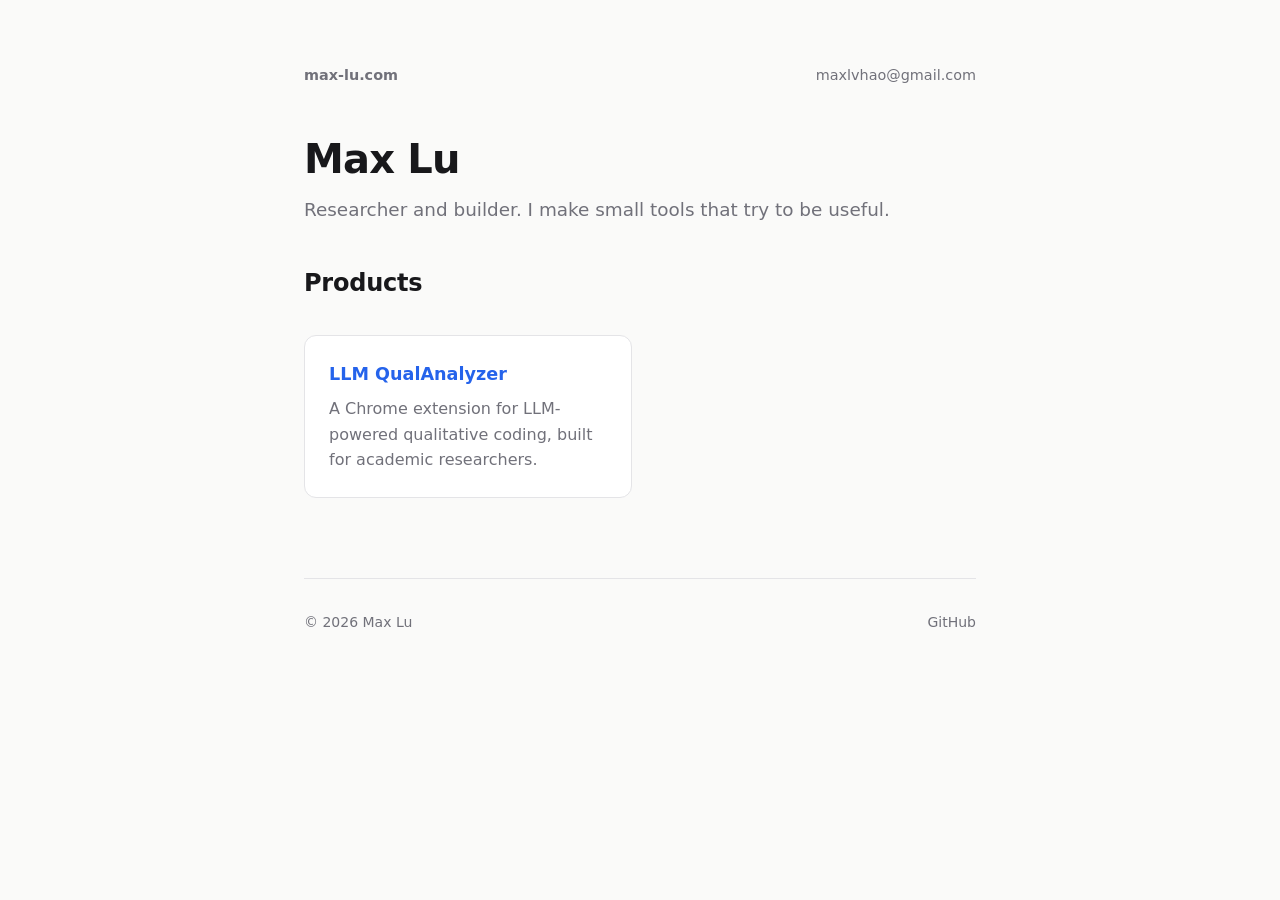
<file: index.html>
<!DOCTYPE html>
<html lang="en">
<head>
  <meta charset="UTF-8">
  <meta name="viewport" content="width=device-width, initial-scale=1.0">
  <title>Max Lu</title>
  <meta name="description" content="Tools and projects by Max Lu.">
  <link rel="stylesheet" href="/styles.css">
</head>
<body>
  <main class="container">
    <header>
      <nav>
        <span><strong>max-lu.com</strong></span>
        <span><a href="mailto:maxlvhao@gmail.com">maxlvhao@gmail.com</a></span>
      </nav>
    </header>

    <h1>Max Lu</h1>
    <p class="lead">Researcher and builder. I make small tools that try to be useful.</p>

    <h2>Products</h2>
    <div class="grid grid-2">
      <a href="/products/qualanalyzer/" class="card">
        <h3>LLM QualAnalyzer</h3>
        <p>A Chrome extension for LLM-powered qualitative coding, built for academic researchers.</p>
      </a>
    </div>

    <footer>
      <span>&copy; <span id="year"></span> Max Lu</span>
      <span><a href="https://github.com/maxlvhao">GitHub</a></span>
    </footer>
  </main>
  <script>document.getElementById('year').textContent = new Date().getFullYear();</script>
</body>
</html>
</file>
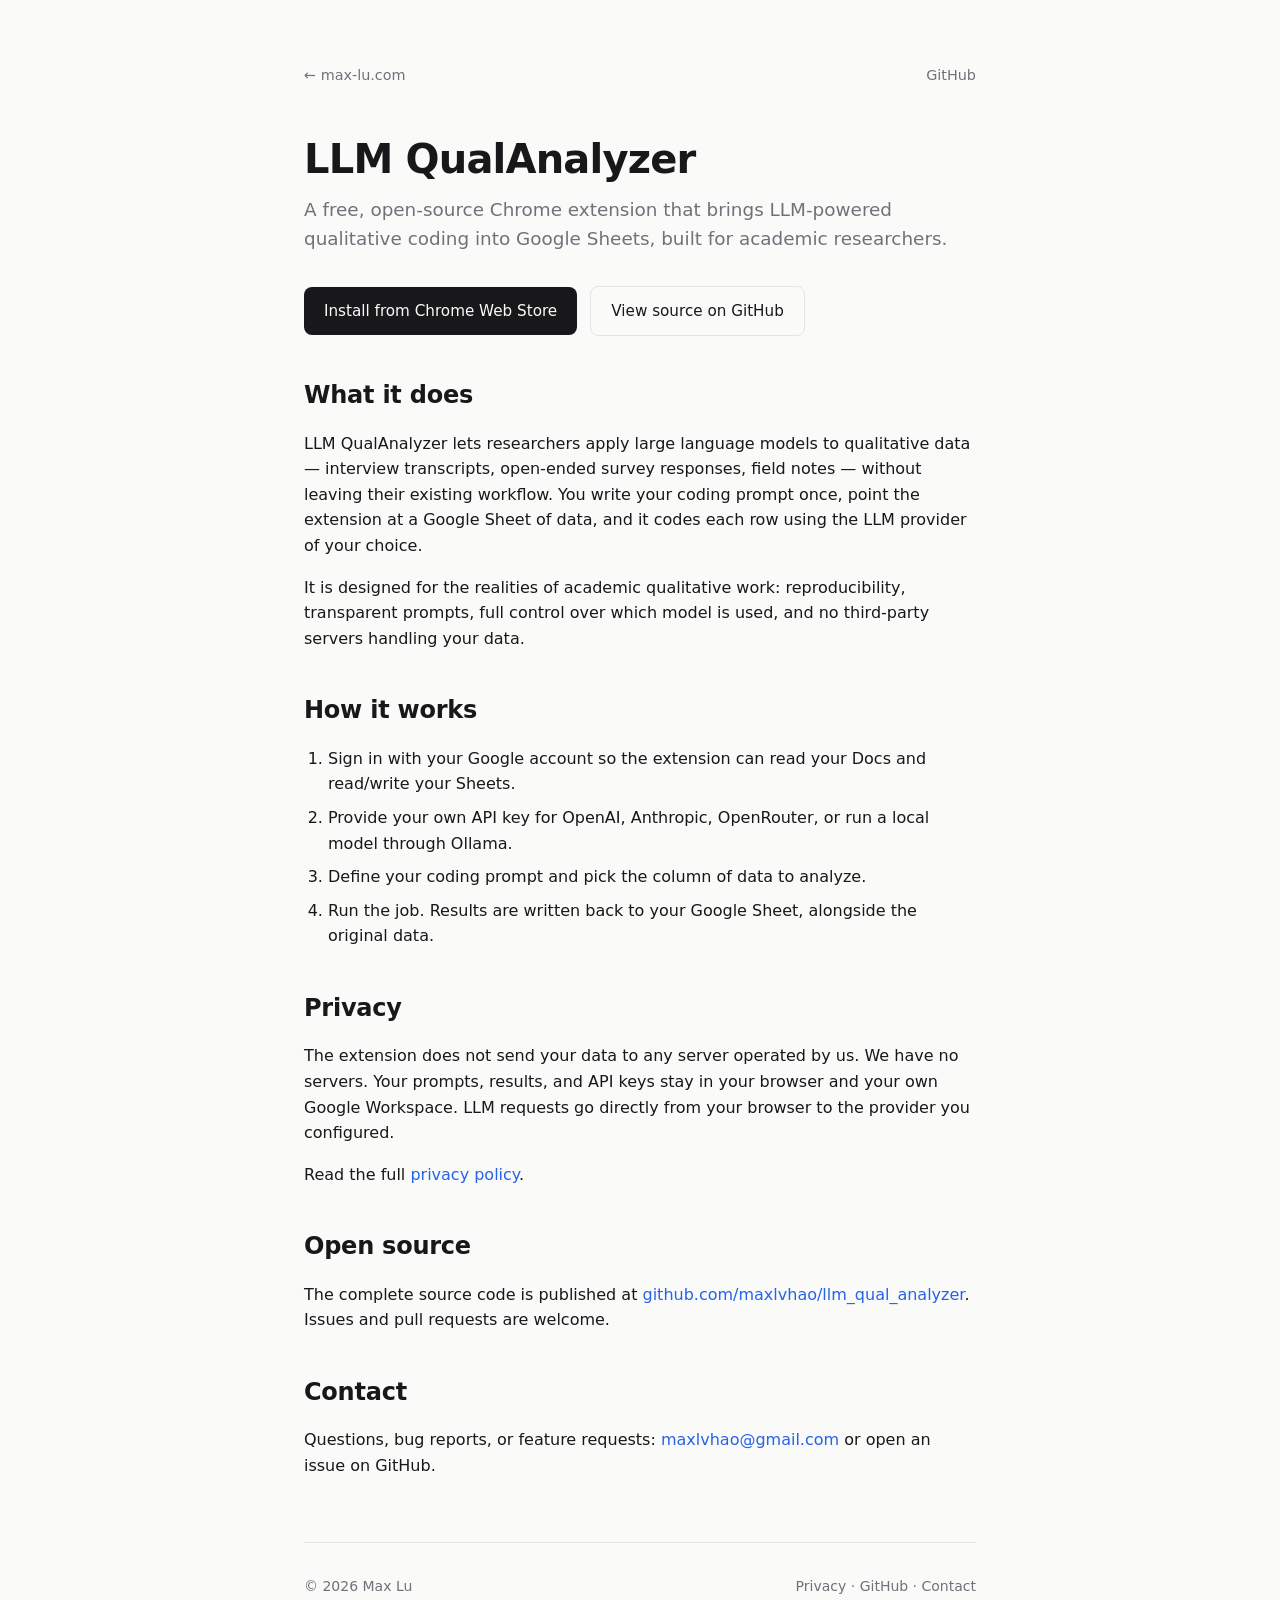
<file: products/qualanalyzer/index.html>
<!DOCTYPE html>
<html lang="en">
<head>
  <meta charset="UTF-8">
  <meta name="viewport" content="width=device-width, initial-scale=1.0">
  <title>LLM QualAnalyzer — Chrome extension for qualitative coding</title>
  <meta name="description" content="LLM QualAnalyzer is a free, open-source Chrome extension that helps academic researchers run LLM-powered qualitative coding directly inside Google Sheets.">
  <link rel="stylesheet" href="/styles.css">
</head>
<body>
  <main class="container">
    <header>
      <nav>
        <a href="/">&larr; max-lu.com</a>
        <span><a href="https://github.com/maxlvhao/llm_qual_analyzer">GitHub</a></span>
      </nav>
    </header>

    <h1>LLM QualAnalyzer</h1>
    <p class="lead">A free, open-source Chrome extension that brings LLM-powered qualitative coding into Google Sheets, built for academic researchers.</p>

    <div class="button-row">
      <a class="button" href="https://chromewebstore.google.com/detail/llm-qualanalyzer/ndadgbdohohicninakmhdnllknkbjggj">Install from Chrome Web Store</a>
      <a class="button button-secondary" href="https://github.com/maxlvhao/llm_qual_analyzer">View source on GitHub</a>
    </div>

    <h2>What it does</h2>
    <p>LLM QualAnalyzer lets researchers apply large language models to qualitative data — interview transcripts, open-ended survey responses, field notes — without leaving their existing workflow. You write your coding prompt once, point the extension at a Google Sheet of data, and it codes each row using the LLM provider of your choice.</p>

    <p>It is designed for the realities of academic qualitative work: reproducibility, transparent prompts, full control over which model is used, and no third-party servers handling your data.</p>

    <h2>How it works</h2>
    <ol>
      <li>Sign in with your Google account so the extension can read your Docs and read/write your Sheets.</li>
      <li>Provide your own API key for OpenAI, Anthropic, OpenRouter, or run a local model through Ollama.</li>
      <li>Define your coding prompt and pick the column of data to analyze.</li>
      <li>Run the job. Results are written back to your Google Sheet, alongside the original data.</li>
    </ol>

    <h2>Privacy</h2>
    <p>The extension does not send your data to any server operated by us. We have no servers. Your prompts, results, and API keys stay in your browser and your own Google Workspace. LLM requests go directly from your browser to the provider you configured.</p>
    <p>Read the full <a href="/products/qualanalyzer/privacy.html">privacy policy</a>.</p>

    <h2>Open source</h2>
    <p>The complete source code is published at <a href="https://github.com/maxlvhao/llm_qual_analyzer">github.com/maxlvhao/llm_qual_analyzer</a>. Issues and pull requests are welcome.</p>

    <h2>Contact</h2>
    <p>Questions, bug reports, or feature requests: <a href="mailto:maxlvhao@gmail.com">maxlvhao@gmail.com</a> or open an issue on GitHub.</p>

    <footer>
      <span>&copy; <span id="year"></span> Max Lu</span>
      <span>
        <a href="/products/qualanalyzer/privacy.html">Privacy</a> &middot;
        <a href="https://github.com/maxlvhao/llm_qual_analyzer">GitHub</a> &middot;
        <a href="mailto:maxlvhao@gmail.com">Contact</a>
      </span>
    </footer>
  </main>
  <script>document.getElementById('year').textContent = new Date().getFullYear();</script>
</body>
</html>
</file>
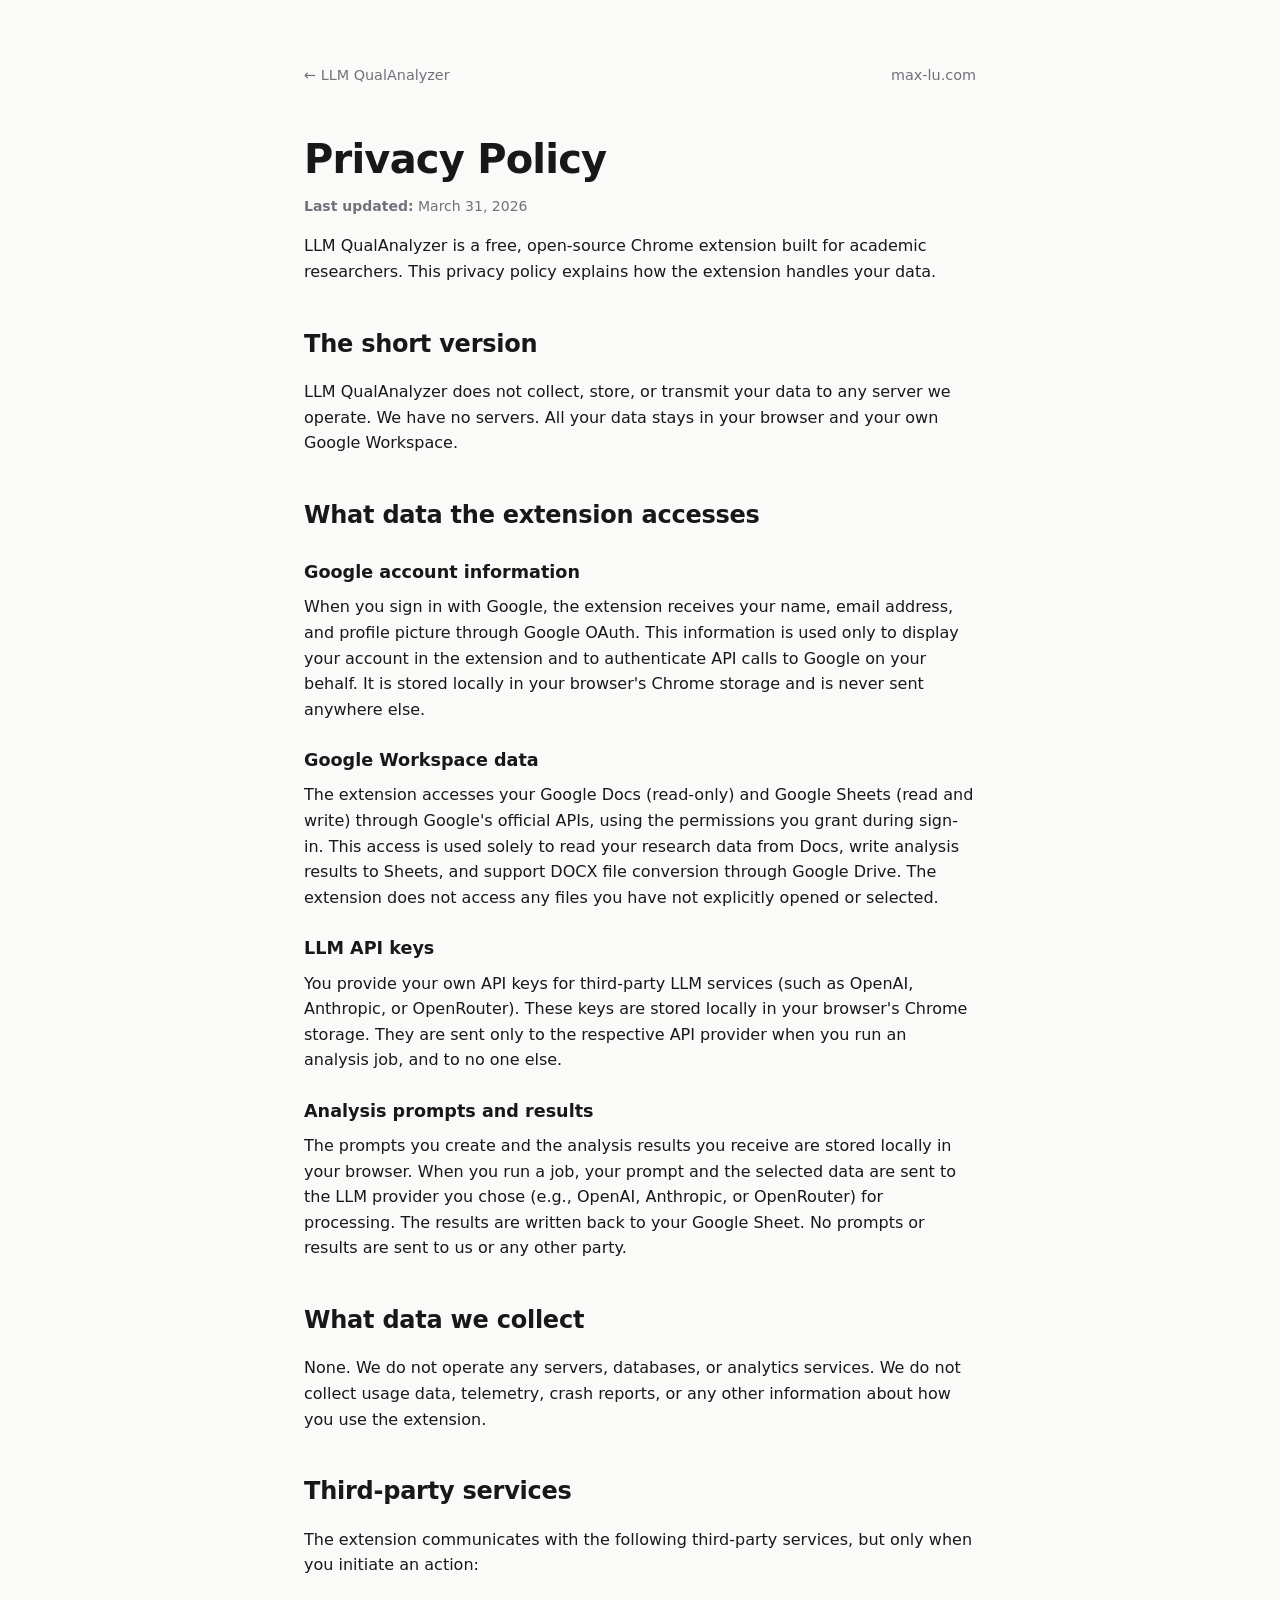
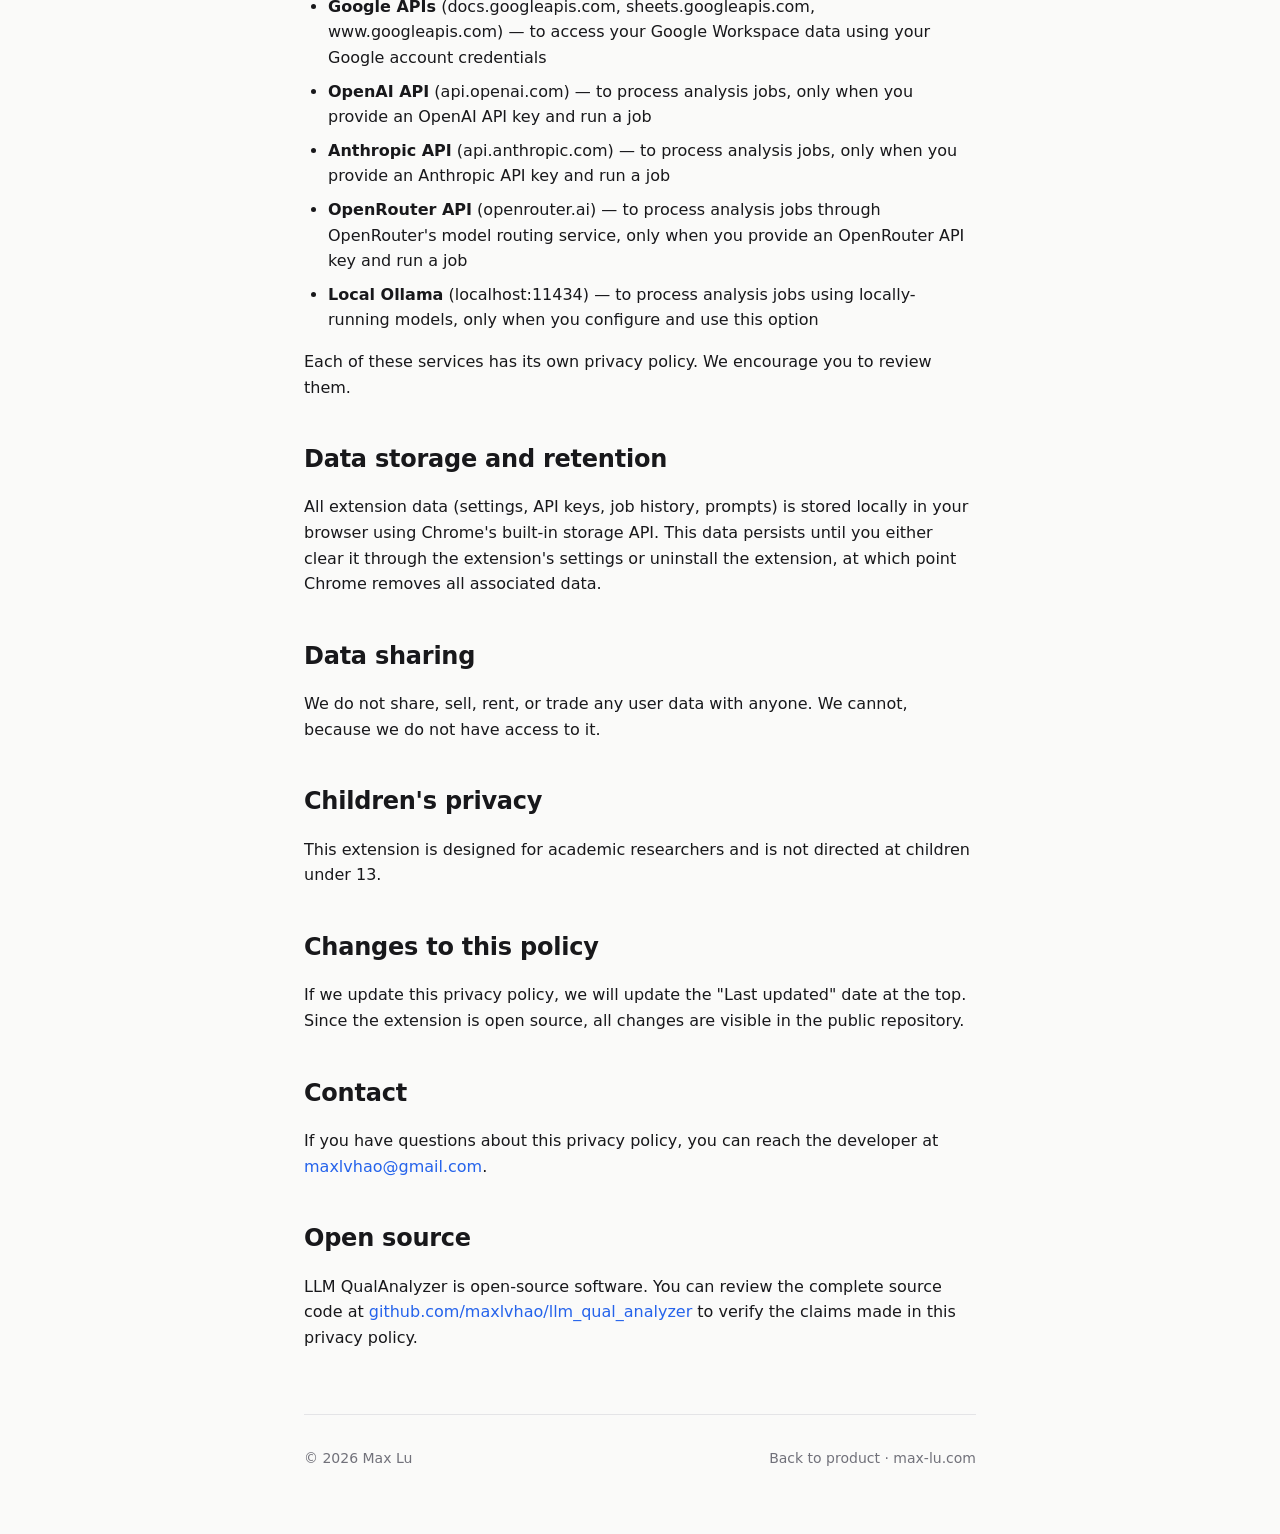
<file: products/qualanalyzer/privacy.html>
<!DOCTYPE html>
<html lang="en">
<head>
  <meta charset="UTF-8">
  <meta name="viewport" content="width=device-width, initial-scale=1.0">
  <title>Privacy Policy — LLM QualAnalyzer</title>
  <meta name="description" content="Privacy policy for the LLM QualAnalyzer Chrome extension.">
  <link rel="stylesheet" href="/styles.css">
</head>
<body>
  <main class="container">
    <header>
      <nav>
        <a href="/products/qualanalyzer/">&larr; LLM QualAnalyzer</a>
        <span><a href="/">max-lu.com</a></span>
      </nav>
    </header>

    <h1>Privacy Policy</h1>
    <p class="muted small"><strong>Last updated:</strong> March 31, 2026</p>

    <p>LLM QualAnalyzer is a free, open-source Chrome extension built for academic researchers. This privacy policy explains how the extension handles your data.</p>

    <h2>The short version</h2>
    <p>LLM QualAnalyzer does not collect, store, or transmit your data to any server we operate. We have no servers. All your data stays in your browser and your own Google Workspace.</p>

    <h2>What data the extension accesses</h2>

    <h3>Google account information</h3>
    <p>When you sign in with Google, the extension receives your name, email address, and profile picture through Google OAuth. This information is used only to display your account in the extension and to authenticate API calls to Google on your behalf. It is stored locally in your browser's Chrome storage and is never sent anywhere else.</p>

    <h3>Google Workspace data</h3>
    <p>The extension accesses your Google Docs (read-only) and Google Sheets (read and write) through Google's official APIs, using the permissions you grant during sign-in. This access is used solely to read your research data from Docs, write analysis results to Sheets, and support DOCX file conversion through Google Drive. The extension does not access any files you have not explicitly opened or selected.</p>

    <h3>LLM API keys</h3>
    <p>You provide your own API keys for third-party LLM services (such as OpenAI, Anthropic, or OpenRouter). These keys are stored locally in your browser's Chrome storage. They are sent only to the respective API provider when you run an analysis job, and to no one else.</p>

    <h3>Analysis prompts and results</h3>
    <p>The prompts you create and the analysis results you receive are stored locally in your browser. When you run a job, your prompt and the selected data are sent to the LLM provider you chose (e.g., OpenAI, Anthropic, or OpenRouter) for processing. The results are written back to your Google Sheet. No prompts or results are sent to us or any other party.</p>

    <h2>What data we collect</h2>
    <p>None. We do not operate any servers, databases, or analytics services. We do not collect usage data, telemetry, crash reports, or any other information about how you use the extension.</p>

    <h2>Third-party services</h2>
    <p>The extension communicates with the following third-party services, but only when you initiate an action:</p>
    <ul>
      <li><strong>Google APIs</strong> (docs.googleapis.com, sheets.googleapis.com, www.googleapis.com) — to access your Google Workspace data using your Google account credentials</li>
      <li><strong>OpenAI API</strong> (api.openai.com) — to process analysis jobs, only when you provide an OpenAI API key and run a job</li>
      <li><strong>Anthropic API</strong> (api.anthropic.com) — to process analysis jobs, only when you provide an Anthropic API key and run a job</li>
      <li><strong>OpenRouter API</strong> (openrouter.ai) — to process analysis jobs through OpenRouter's model routing service, only when you provide an OpenRouter API key and run a job</li>
      <li><strong>Local Ollama</strong> (localhost:11434) — to process analysis jobs using locally-running models, only when you configure and use this option</li>
    </ul>
    <p>Each of these services has its own privacy policy. We encourage you to review them.</p>

    <h2>Data storage and retention</h2>
    <p>All extension data (settings, API keys, job history, prompts) is stored locally in your browser using Chrome's built-in storage API. This data persists until you either clear it through the extension's settings or uninstall the extension, at which point Chrome removes all associated data.</p>

    <h2>Data sharing</h2>
    <p>We do not share, sell, rent, or trade any user data with anyone. We cannot, because we do not have access to it.</p>

    <h2>Children's privacy</h2>
    <p>This extension is designed for academic researchers and is not directed at children under 13.</p>

    <h2>Changes to this policy</h2>
    <p>If we update this privacy policy, we will update the "Last updated" date at the top. Since the extension is open source, all changes are visible in the public repository.</p>

    <h2>Contact</h2>
    <p>If you have questions about this privacy policy, you can reach the developer at <a href="mailto:maxlvhao@gmail.com">maxlvhao@gmail.com</a>.</p>

    <h2>Open source</h2>
    <p>LLM QualAnalyzer is open-source software. You can review the complete source code at <a href="https://github.com/maxlvhao/llm_qual_analyzer">github.com/maxlvhao/llm_qual_analyzer</a> to verify the claims made in this privacy policy.</p>

    <footer>
      <span>&copy; <span id="year"></span> Max Lu</span>
      <span>
        <a href="/products/qualanalyzer/">Back to product</a> &middot;
        <a href="/">max-lu.com</a>
      </span>
    </footer>
  </main>
  <script>document.getElementById('year').textContent = new Date().getFullYear();</script>
</body>
</html>
</file>
<file: styles.css>
:root {
  --bg: #fafaf9;
  --fg: #18181b;
  --muted: #71717a;
  --border: #e4e4e7;
  --accent: #2563eb;
  --accent-hover: #1d4ed8;
  --card: #ffffff;
}

* { box-sizing: border-box; margin: 0; padding: 0; }

html { scroll-behavior: smooth; }

body {
  font-family: -apple-system, BlinkMacSystemFont, "Segoe UI", system-ui, sans-serif;
  background: var(--bg);
  color: var(--fg);
  line-height: 1.6;
  -webkit-font-smoothing: antialiased;
}

.container {
  max-width: 720px;
  margin: 0 auto;
  padding: 4rem 1.5rem;
}

.container-wide { max-width: 960px; }

header { margin-bottom: 3rem; }

nav {
  display: flex;
  justify-content: space-between;
  align-items: center;
  font-size: 0.9rem;
  color: var(--muted);
}

nav a { color: var(--muted); text-decoration: none; }
nav a:hover { color: var(--fg); }

h1 {
  font-size: 2.5rem;
  font-weight: 700;
  letter-spacing: -0.02em;
  margin-bottom: 0.75rem;
  line-height: 1.2;
}

h2 {
  font-size: 1.5rem;
  font-weight: 600;
  letter-spacing: -0.01em;
  margin-top: 2.5rem;
  margin-bottom: 1rem;
}

h3 {
  font-size: 1.1rem;
  font-weight: 600;
  margin-top: 1.5rem;
  margin-bottom: 0.5rem;
}

p { margin-bottom: 1rem; }

.lead {
  font-size: 1.15rem;
  color: var(--muted);
  margin-bottom: 2rem;
}

a { color: var(--accent); text-decoration: none; }
a:hover { color: var(--accent-hover); text-decoration: underline; }

.button {
  display: inline-block;
  padding: 0.75rem 1.25rem;
  background: var(--fg);
  color: var(--bg);
  border-radius: 0.5rem;
  font-weight: 500;
  font-size: 0.95rem;
  text-decoration: none;
  transition: opacity 0.15s;
  margin-right: 0.5rem;
}

.button:hover { opacity: 0.85; color: var(--bg); text-decoration: none; }

.button-secondary {
  background: transparent;
  color: var(--fg);
  border: 1px solid var(--border);
}

.button-secondary:hover { background: var(--card); color: var(--fg); }

.button-row { margin: 2rem 0; }

ul, ol { margin: 1rem 0 1rem 1.5rem; }
li { margin-bottom: 0.5rem; }

code {
  font-family: ui-monospace, "SF Mono", Menlo, monospace;
  font-size: 0.9em;
  background: var(--card);
  padding: 0.15rem 0.4rem;
  border-radius: 0.25rem;
  border: 1px solid var(--border);
}

.card {
  background: var(--card);
  border: 1px solid var(--border);
  border-radius: 0.75rem;
  padding: 1.5rem;
  margin-bottom: 1rem;
  transition: border-color 0.15s;
}

.card:hover { border-color: var(--muted); }

.card h3 { margin-top: 0; }
.card p { color: var(--muted); margin-bottom: 0; }

.grid {
  display: grid;
  grid-template-columns: 1fr;
  gap: 1rem;
  margin: 2rem 0;
}

@media (min-width: 640px) {
  .grid-2 { grid-template-columns: repeat(2, 1fr); }
}

footer {
  margin-top: 4rem;
  padding-top: 2rem;
  border-top: 1px solid var(--border);
  font-size: 0.875rem;
  color: var(--muted);
  display: flex;
  justify-content: space-between;
  flex-wrap: wrap;
  gap: 1rem;
}

footer a { color: var(--muted); }
footer a:hover { color: var(--fg); }

.muted { color: var(--muted); }
.small { font-size: 0.875rem; }

hr {
  border: 0;
  border-top: 1px solid var(--border);
  margin: 2rem 0;
}
</file>
